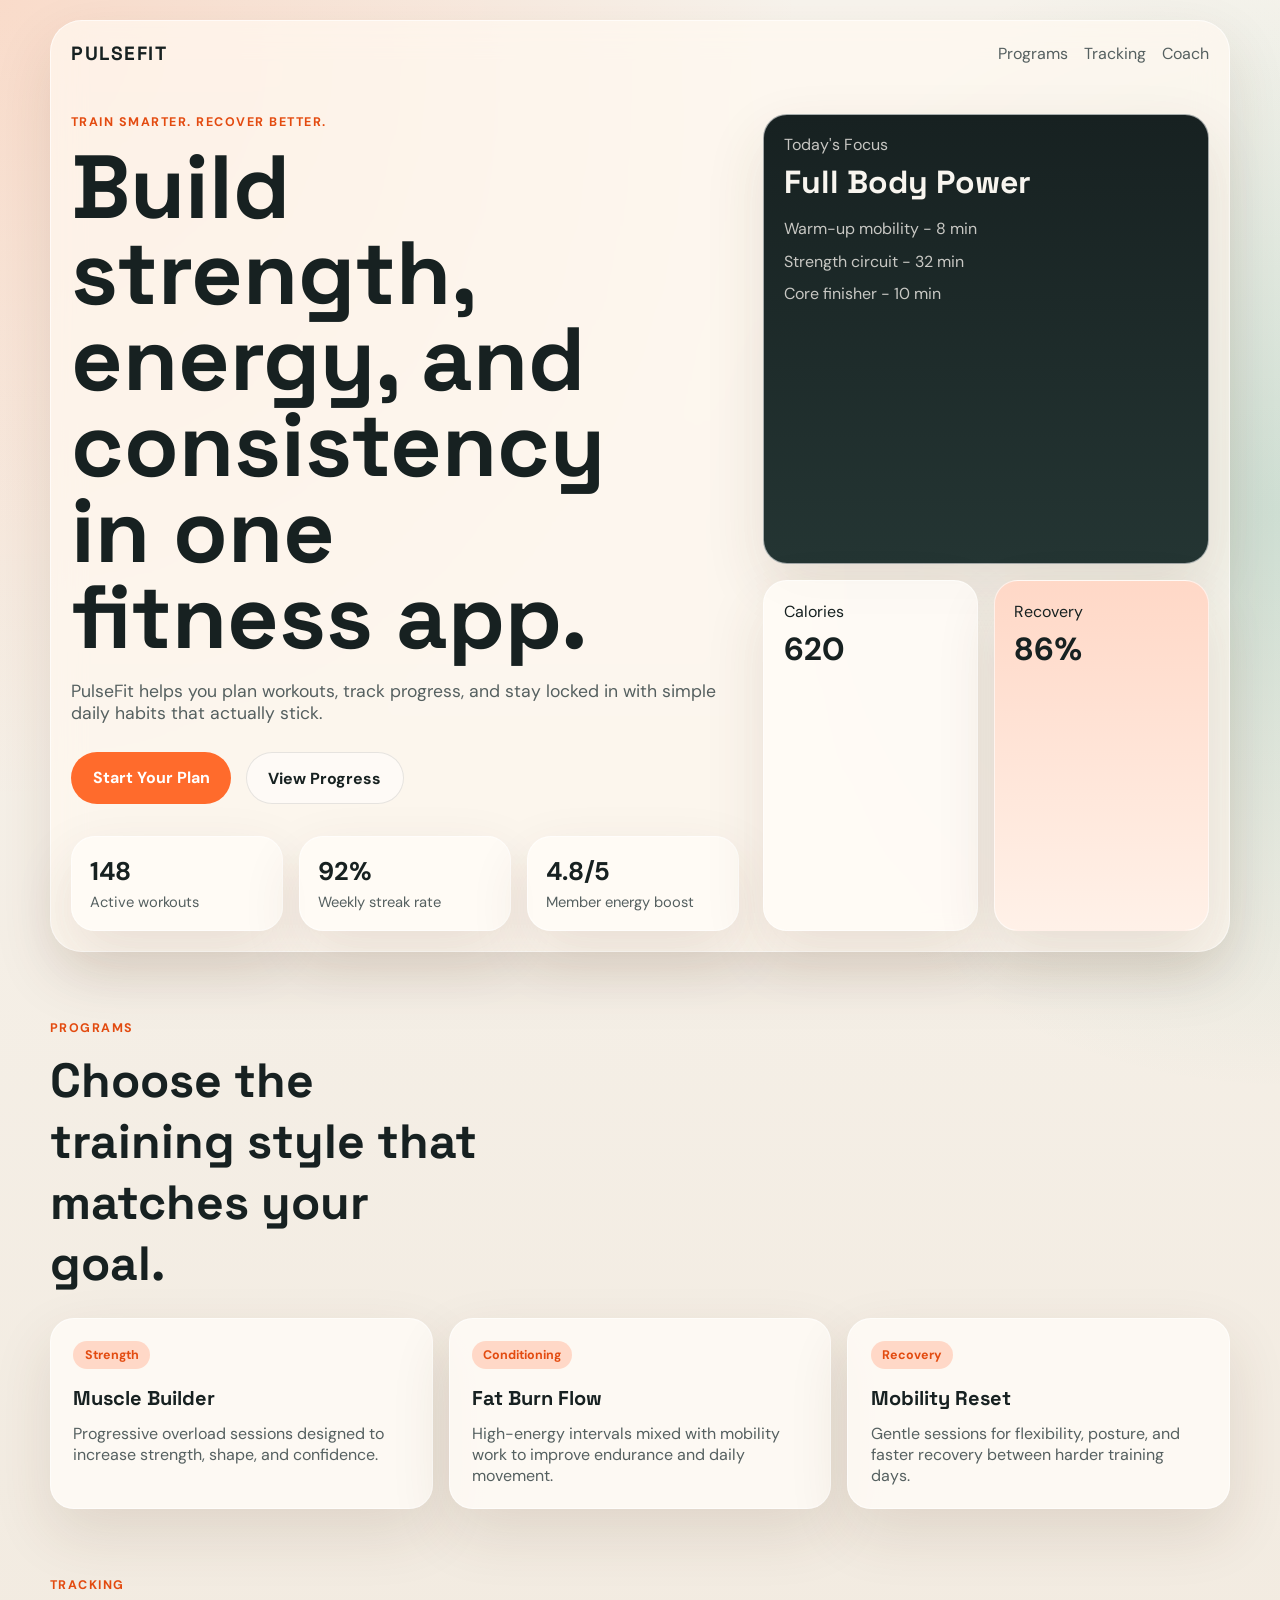
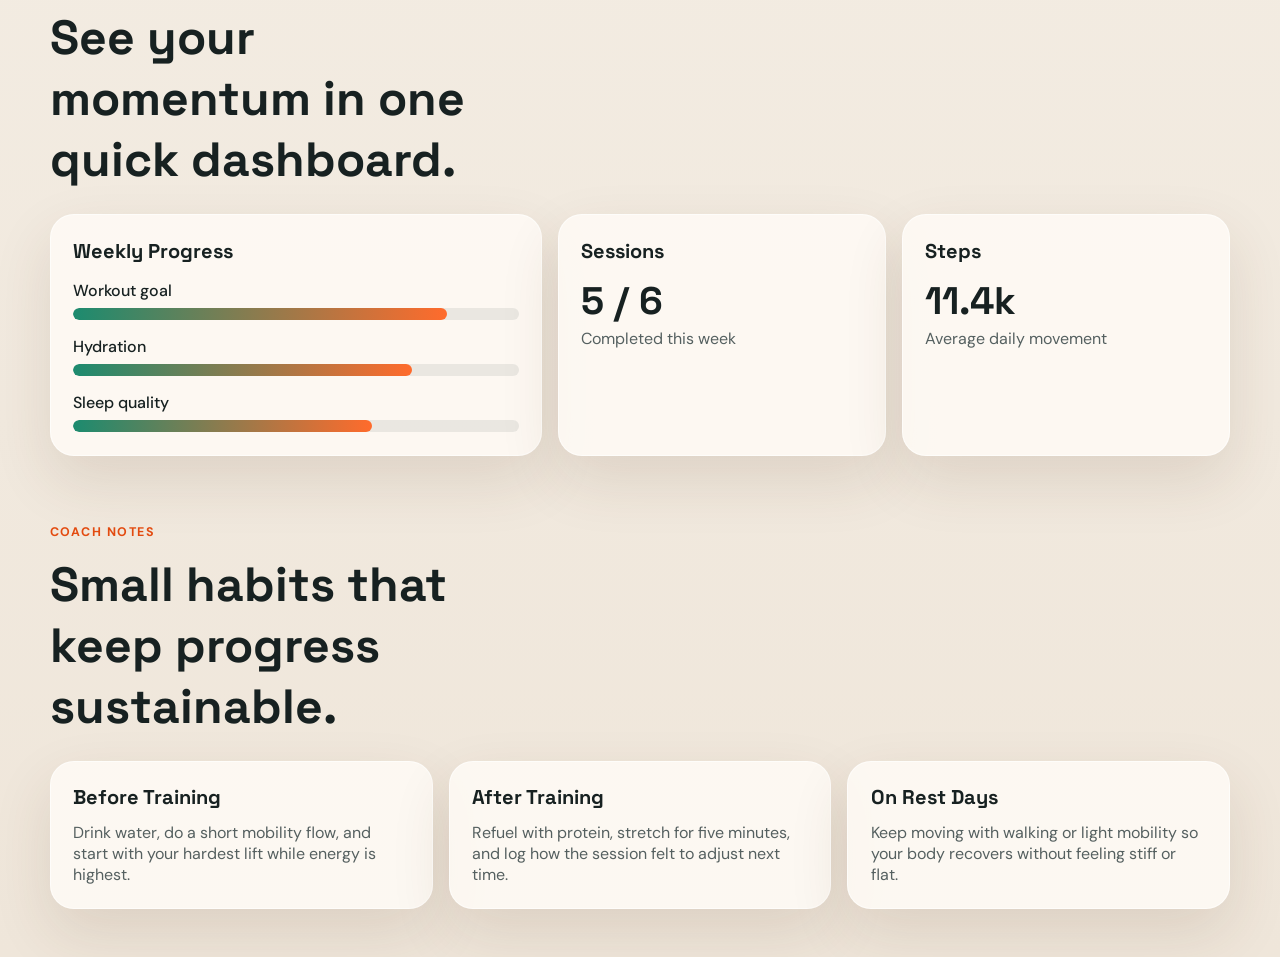
<file: index.html>
<!DOCTYPE html>
<html lang="en">
<head>
  <meta charset="UTF-8" />
  <meta name="viewport" content="width=device-width, initial-scale=1.0" />
  <title>PulseFit | Fitness Web App</title>
  <link rel="preconnect" href="https://fonts.googleapis.com" />
  <link rel="preconnect" href="https://fonts.gstatic.com" crossorigin />
  <link href="https://fonts.googleapis.com/css2?family=Space+Grotesk:wght@400;500;700&family=DM+Sans:wght@400;500;700&display=swap" rel="stylesheet" />
  <link rel="stylesheet" href="styles.css" />
</head>
<body>
  <div class="page-shell">
    <header class="hero">
      <nav class="topbar">
        <div class="brand">PulseFit</div>
        <div class="topbar-links">
          <a href="#programs">Programs</a>
          <a href="#tracking">Tracking</a>
          <a href="#coach">Coach</a>
        </div>
      </nav>

      <div class="hero-grid">
        <section class="hero-copy">
          <p class="eyebrow">Train smarter. Recover better.</p>
          <h1>Build strength, energy, and consistency in one fitness app.</h1>
          <p class="hero-text">
            PulseFit helps you plan workouts, track progress, and stay locked in with simple daily habits that actually stick.
          </p>

          <div class="hero-actions">
            <a class="primary-btn" href="#programs">Start Your Plan</a>
            <a class="secondary-btn" href="#tracking">View Progress</a>
          </div>

          <div class="hero-stats">
            <article>
              <strong>148</strong>
              <span>Active workouts</span>
            </article>
            <article>
              <strong>92%</strong>
              <span>Weekly streak rate</span>
            </article>
            <article>
              <strong>4.8/5</strong>
              <span>Member energy boost</span>
            </article>
          </div>
        </section>

        <aside class="hero-panel">
          <div class="panel-card main-card">
            <p>Today's Focus</p>
            <h2>Full Body Power</h2>
            <ul>
              <li>Warm-up mobility - 8 min</li>
              <li>Strength circuit - 32 min</li>
              <li>Core finisher - 10 min</li>
            </ul>
          </div>

          <div class="panel-row">
            <div class="panel-card mini-card">
              <p>Calories</p>
              <strong>620</strong>
            </div>
            <div class="panel-card mini-card accent-card">
              <p>Recovery</p>
              <strong>86%</strong>
            </div>
          </div>
        </aside>
      </div>
    </header>

    <main>
      <section class="section" id="programs">
        <div class="section-heading">
          <p class="eyebrow">Programs</p>
          <h2>Choose the training style that matches your goal.</h2>
        </div>

        <div class="program-grid">
          <article class="program-card">
            <span class="tag">Strength</span>
            <h3>Muscle Builder</h3>
            <p>Progressive overload sessions designed to increase strength, shape, and confidence.</p>
          </article>
          <article class="program-card">
            <span class="tag">Conditioning</span>
            <h3>Fat Burn Flow</h3>
            <p>High-energy intervals mixed with mobility work to improve endurance and daily movement.</p>
          </article>
          <article class="program-card">
            <span class="tag">Recovery</span>
            <h3>Mobility Reset</h3>
            <p>Gentle sessions for flexibility, posture, and faster recovery between harder training days.</p>
          </article>
        </div>
      </section>

      <section class="section tracking-section" id="tracking">
        <div class="section-heading">
          <p class="eyebrow">Tracking</p>
          <h2>See your momentum in one quick dashboard.</h2>
        </div>

        <div class="tracking-grid">
          <article class="tracking-card large">
            <h3>Weekly Progress</h3>
            <div class="bar-group">
              <div>
                <span>Workout goal</span>
                <div class="bar"><i style="width: 84%"></i></div>
              </div>
              <div>
                <span>Hydration</span>
                <div class="bar"><i style="width: 76%"></i></div>
              </div>
              <div>
                <span>Sleep quality</span>
                <div class="bar"><i style="width: 67%"></i></div>
              </div>
            </div>
          </article>

          <article class="tracking-card">
            <h3>Sessions</h3>
            <strong>5 / 6</strong>
            <p>Completed this week</p>
          </article>

          <article class="tracking-card">
            <h3>Steps</h3>
            <strong>11.4k</strong>
            <p>Average daily movement</p>
          </article>
        </div>
      </section>

      <section class="section coach-section" id="coach">
        <div class="section-heading">
          <p class="eyebrow">Coach Notes</p>
          <h2>Small habits that keep progress sustainable.</h2>
        </div>

        <div class="coach-grid">
          <article class="coach-card">
            <h3>Before Training</h3>
            <p>Drink water, do a short mobility flow, and start with your hardest lift while energy is highest.</p>
          </article>
          <article class="coach-card">
            <h3>After Training</h3>
            <p>Refuel with protein, stretch for five minutes, and log how the session felt to adjust next time.</p>
          </article>
          <article class="coach-card">
            <h3>On Rest Days</h3>
            <p>Keep moving with walking or light mobility so your body recovers without feeling stiff or flat.</p>
          </article>
        </div>
      </section>
    </main>
  </div>
</body>
</html>
</file>
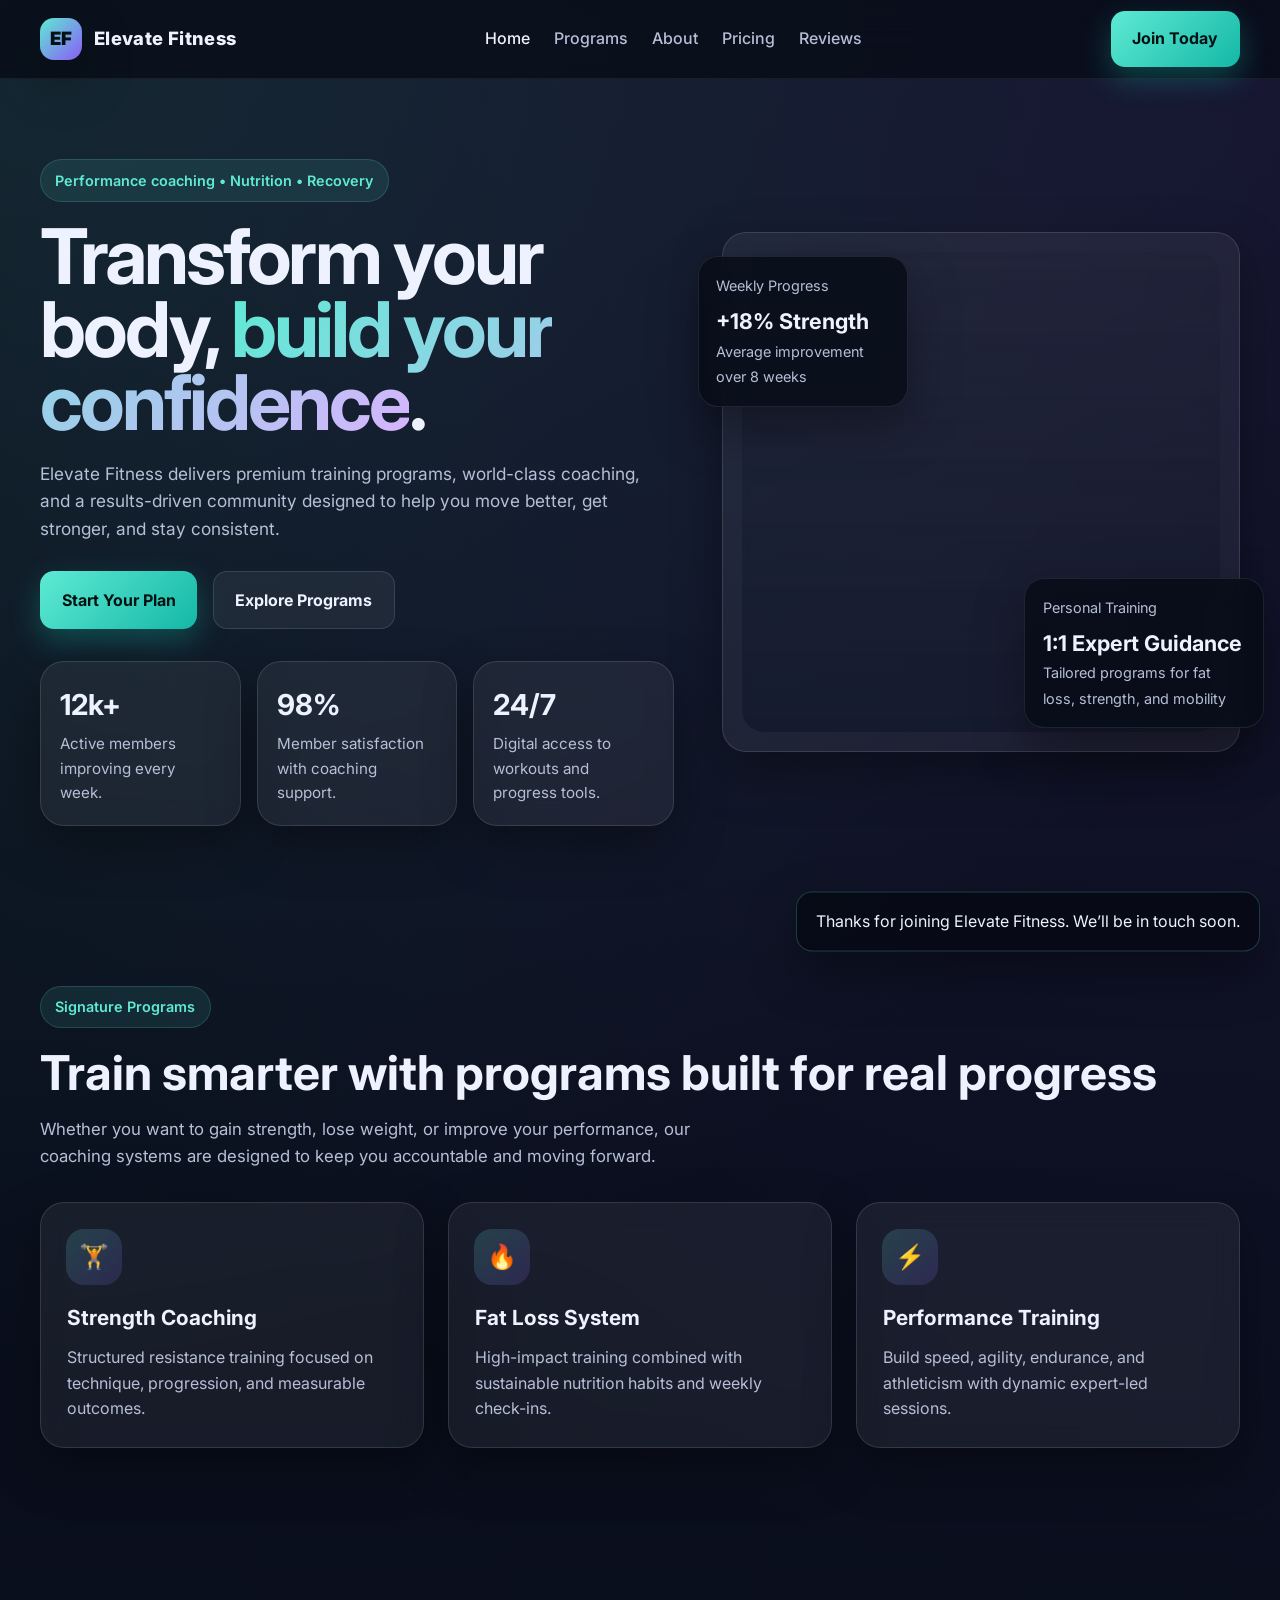
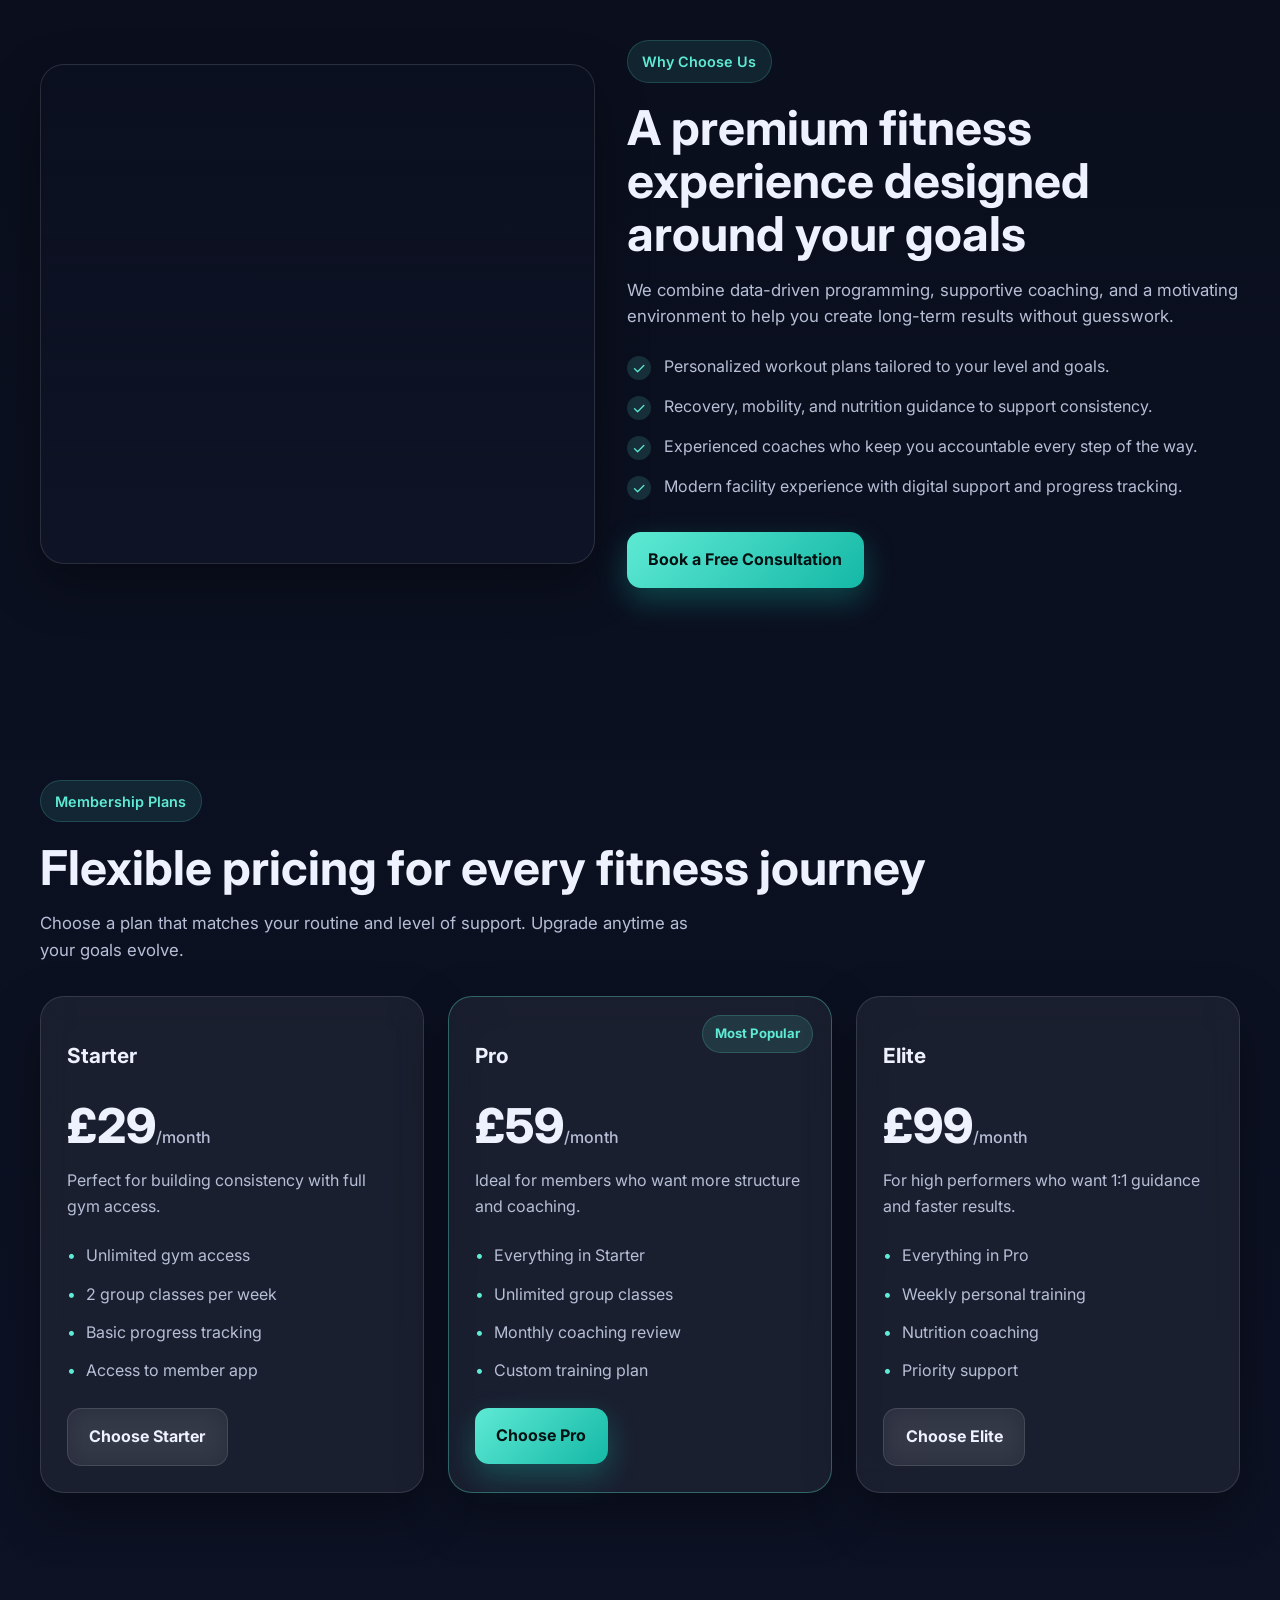
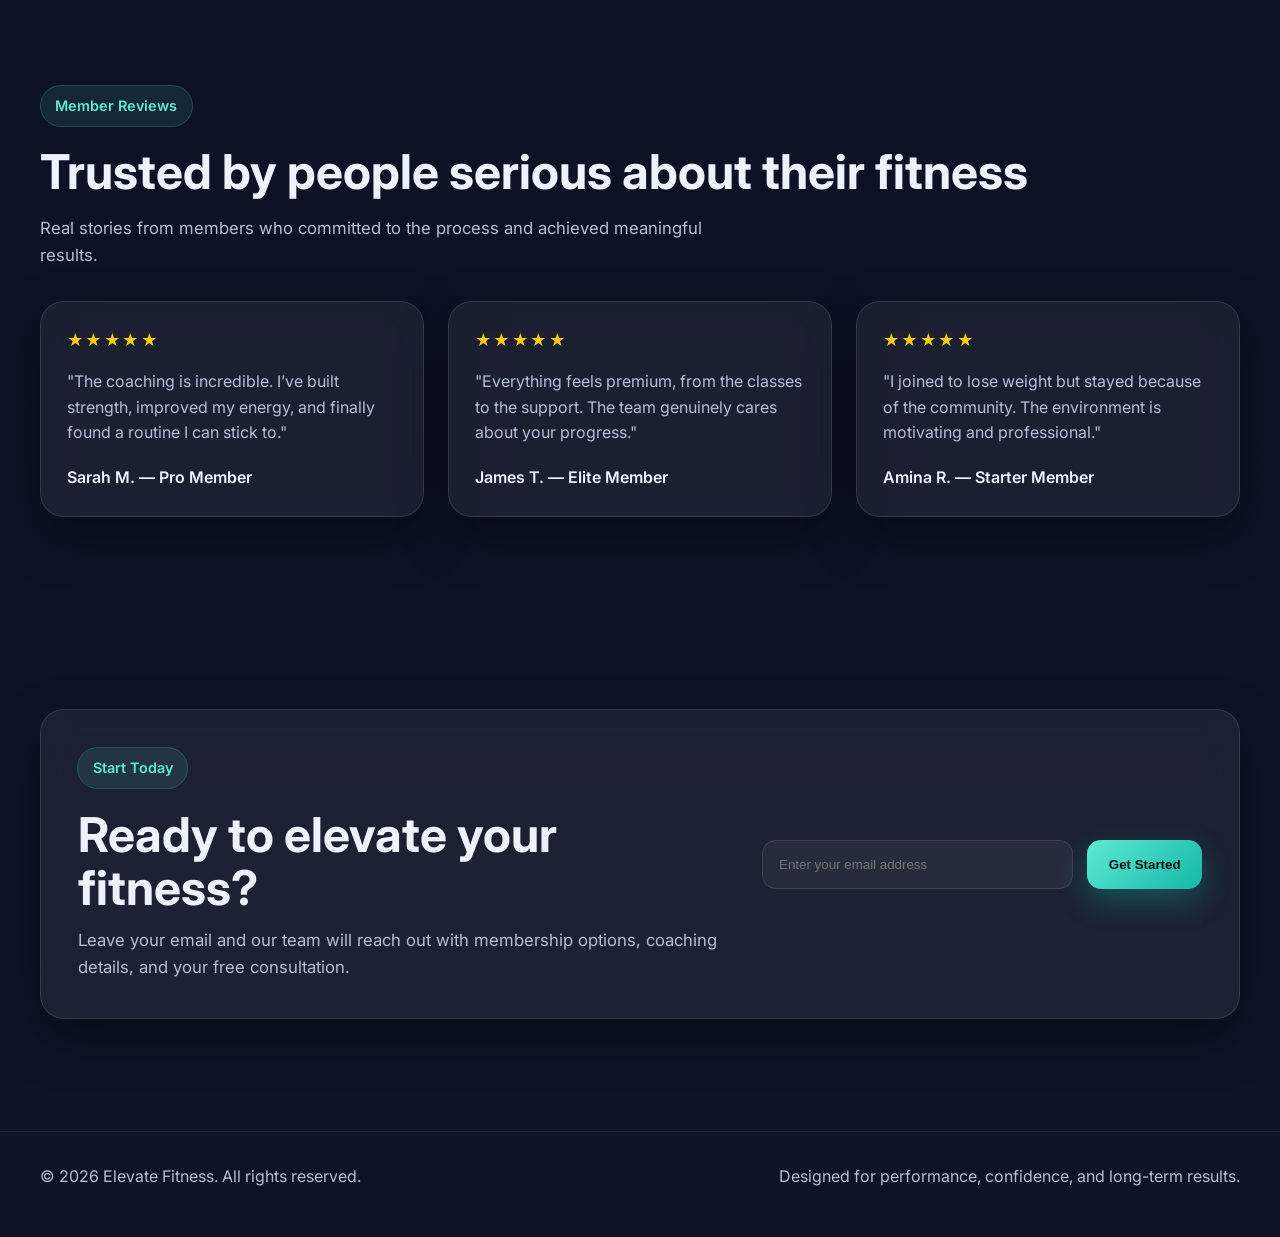
<file: fitnesswebsite.html>
<!DOCTYPE html>
<html lang="en">
<head>
  <meta charset="UTF-8" />
  <meta name="viewport" content="width=device-width, initial-scale=1.0" />
  <title>Elevate Fitness</title>
  <link rel="preconnect" href="https://fonts.googleapis.com">
  <link rel="preconnect" href="https://fonts.gstatic.com" crossorigin>
  <link href="https://fonts.googleapis.com/css2?family=Inter:wght@400;500;600;700;800&display=swap" rel="stylesheet">
  <style>
    :root {
      --bg: #0b1020;
      --bg-soft: #11172b;
      --card: rgba(255, 255, 255, 0.06);
      --card-border: rgba(255, 255, 255, 0.12);
      --text: #eef2ff;
      --muted: #b6bfd6;
      --primary: #5eead4;
      --primary-dark: #14b8a6;
      --accent: #8b5cf6;
      --danger: #fb7185;
      --shadow: 0 20px 50px rgba(0, 0, 0, 0.35);
      --radius: 24px;
      --max-width: 1200px;
    }

    * {
      box-sizing: border-box;
      margin: 0;
      padding: 0;
    }

    html {
      scroll-behavior: smooth;
    }

    body {
      font-family: 'Inter', sans-serif;
      background:
        radial-gradient(circle at top left, rgba(94, 234, 212, 0.12), transparent 30%),
        radial-gradient(circle at top right, rgba(139, 92, 246, 0.12), transparent 35%),
        linear-gradient(180deg, #070b16 0%, #0b1020 50%, #0e1428 100%);
      color: var(--text);
      line-height: 1.6;
      overflow-x: hidden;
    }

    a {
      color: inherit;
      text-decoration: none;
    }

    img {
      max-width: 100%;
      display: block;
    }

    .container {
      width: min(var(--max-width), calc(100% - 2rem));
      margin: 0 auto;
    }

    .section {
      padding: 6rem 0;
    }

    .section-title {
      font-size: clamp(2rem, 4vw, 3rem);
      line-height: 1.1;
      margin-bottom: 1rem;
    }

    .section-subtitle {
      color: var(--muted);
      max-width: 680px;
      font-size: 1.05rem;
    }

    .badge {
      display: inline-flex;
      align-items: center;
      gap: 0.5rem;
      padding: 0.55rem 0.9rem;
      border-radius: 999px;
      background: rgba(94, 234, 212, 0.1);
      border: 1px solid rgba(94, 234, 212, 0.18);
      color: var(--primary);
      font-size: 0.9rem;
      font-weight: 600;
      margin-bottom: 1.2rem;
    }

    .btn {
      display: inline-flex;
      align-items: center;
      justify-content: center;
      gap: 0.6rem;
      padding: 0.95rem 1.35rem;
      border-radius: 14px;
      border: none;
      cursor: pointer;
      font-weight: 700;
      transition: transform 0.25s ease, box-shadow 0.25s ease, background 0.25s ease;
    }

    .btn:hover {
      transform: translateY(-2px);
    }

    .btn-primary {
      background: linear-gradient(135deg, var(--primary), var(--primary-dark));
      color: #041112;
      box-shadow: 0 12px 30px rgba(20, 184, 166, 0.32);
    }

    .btn-secondary {
      background: rgba(255, 255, 255, 0.06);
      border: 1px solid rgba(255, 255, 255, 0.12);
      color: var(--text);
      backdrop-filter: blur(12px);
    }

    .header {
      position: sticky;
      top: 0;
      z-index: 1000;
      backdrop-filter: blur(18px);
      background: rgba(7, 11, 22, 0.75);
      border-bottom: 1px solid rgba(255, 255, 255, 0.06);
    }

    .nav {
      display: flex;
      align-items: center;
      justify-content: space-between;
      min-height: 78px;
      gap: 1rem;
    }

    .logo {
      display: flex;
      align-items: center;
      gap: 0.75rem;
      font-size: 1.15rem;
      font-weight: 800;
      letter-spacing: 0.02em;
    }

    .logo-mark {
      width: 42px;
      height: 42px;
      border-radius: 14px;
      display: grid;
      place-items: center;
      background: linear-gradient(135deg, var(--primary), var(--accent));
      color: #041112;
      font-weight: 900;
      box-shadow: var(--shadow);
    }

    .nav-links {
      display: flex;
      align-items: center;
      gap: 1.5rem;
      list-style: none;
    }

    .nav-links a {
      color: var(--muted);
      font-weight: 500;
      transition: color 0.25s ease;
    }

    .nav-links a:hover,
    .nav-links a.active {
      color: var(--text);
    }

    .menu-btn {
      display: none;
      background: transparent;
      border: none;
      color: var(--text);
      font-size: 1.6rem;
      cursor: pointer;
    }

    .hero {
      padding: 5rem 0 4rem;
    }

    .hero-grid {
      display: grid;
      grid-template-columns: 1.1fr 0.9fr;
      align-items: center;
      gap: 3rem;
    }

    .hero h1 {
      font-size: clamp(2.8rem, 6vw, 5.2rem);
      line-height: 0.95;
      letter-spacing: -0.04em;
      margin-bottom: 1.25rem;
    }

    .hero h1 span {
      background: linear-gradient(135deg, var(--primary), #d8b4fe);
      -webkit-background-clip: text;
      background-clip: text;
      color: transparent;
    }

    .hero p {
      max-width: 620px;
      color: var(--muted);
      font-size: 1.08rem;
      margin-bottom: 1.8rem;
    }

    .hero-actions {
      display: flex;
      flex-wrap: wrap;
      gap: 1rem;
      margin-bottom: 2rem;
    }

    .hero-stats {
      display: grid;
      grid-template-columns: repeat(3, minmax(0, 1fr));
      gap: 1rem;
      margin-top: 1rem;
    }

    .stat-card,
    .glass-card {
      background: var(--card);
      border: 1px solid var(--card-border);
      box-shadow: var(--shadow);
      border-radius: var(--radius);
      backdrop-filter: blur(14px);
    }

    .stat-card {
      padding: 1.2rem;
    }

    .stat-card h3 {
      font-size: 1.8rem;
      margin-bottom: 0.3rem;
    }

    .stat-card p {
      font-size: 0.95rem;
      color: var(--muted);
      margin: 0;
    }

    .hero-visual {
      position: relative;
    }

    .showcase {
      padding: 1.2rem;
    }

    .showcase-main {
      border-radius: 22px;
      overflow: hidden;
      min-height: 480px;
      background:
        linear-gradient(180deg, rgba(17, 23, 43, 0.15), rgba(17, 23, 43, 0.65)),
        url('https://images.unsplash.com/photo-1517836357463-d25dfeac3438?auto=format&fit=crop&w=1200&q=80') center/cover;
      position: relative;
    }

    .floating-card {
      position: absolute;
      padding: 1rem 1.1rem;
      border-radius: 20px;
      background: rgba(7, 11, 22, 0.82);
      border: 1px solid rgba(255, 255, 255, 0.09);
      backdrop-filter: blur(12px);
      box-shadow: var(--shadow);
    }

    .floating-top {
      top: 24px;
      left: -24px;
      width: 210px;
    }

    .floating-bottom {
      right: -24px;
      bottom: 24px;
      width: 240px;
    }

    .floating-card .small {
      color: var(--muted);
      font-size: 0.9rem;
    }

    .floating-card strong {
      display: block;
      font-size: 1.35rem;
      margin-top: 0.35rem;
    }

    .grid-3 {
      display: grid;
      grid-template-columns: repeat(3, minmax(0, 1fr));
      gap: 1.5rem;
    }

    .program-card,
    .testimonial,
    .pricing-card,
    .feature-card {
      padding: 1.6rem;
      height: 100%;
    }

    .program-card h3,
    .feature-card h3,
    .pricing-card h3 {
      margin: 1rem 0 0.7rem;
      font-size: 1.3rem;
    }

    .program-card p,
    .feature-card p,
    .pricing-card p,
    .testimonial p {
      color: var(--muted);
    }

    .icon-box {
      width: 56px;
      height: 56px;
      display: grid;
      place-items: center;
      border-radius: 18px;
      background: linear-gradient(135deg, rgba(94, 234, 212, 0.18), rgba(139, 92, 246, 0.18));
      font-size: 1.5rem;
    }

    .about-grid {
      display: grid;
      grid-template-columns: 0.95fr 1.05fr;
      gap: 2rem;
      align-items: center;
    }

    .about-image {
      min-height: 500px;
      border-radius: var(--radius);
      overflow: hidden;
      background:
        linear-gradient(180deg, rgba(17, 23, 43, 0.12), rgba(17, 23, 43, 0.55)),
        url('https://images.unsplash.com/photo-1571019613454-1cb2f99b2d8b?auto=format&fit=crop&w=1200&q=80') center/cover;
      box-shadow: var(--shadow);
      border: 1px solid var(--card-border);
    }

    .check-list {
      list-style: none;
      display: grid;
      gap: 0.9rem;
      margin: 1.5rem 0 2rem;
    }

    .check-list li {
      display: flex;
      gap: 0.8rem;
      align-items: flex-start;
      color: var(--muted);
    }

    .check {
      width: 24px;
      height: 24px;
      border-radius: 50%;
      display: inline-grid;
      place-items: center;
      background: rgba(94, 234, 212, 0.15);
      color: var(--primary);
      flex-shrink: 0;
      margin-top: 0.1rem;
    }

    .pricing-grid {
      display: grid;
      grid-template-columns: repeat(3, minmax(0, 1fr));
      gap: 1.5rem;
      margin-top: 2rem;
    }

    .pricing-card {
      position: relative;
    }

    .pricing-card.featured {
      border: 1px solid rgba(94, 234, 212, 0.35);
      transform: translateY(-8px);
    }

    .plan-tag {
      position: absolute;
      top: 18px;
      right: 18px;
      padding: 0.45rem 0.75rem;
      border-radius: 999px;
      font-size: 0.82rem;
      background: rgba(94, 234, 212, 0.12);
      color: var(--primary);
      border: 1px solid rgba(94, 234, 212, 0.2);
      font-weight: 700;
    }

    .price {
      font-size: 3rem;
      font-weight: 800;
      margin: 1rem 0 0.2rem;
    }

    .price span {
      font-size: 1rem;
      color: var(--muted);
      font-weight: 500;
    }

    .pricing-features {
      list-style: none;
      margin: 1.5rem 0;
      display: grid;
      gap: 0.8rem;
      color: var(--muted);
    }

    .pricing-features li::before {
      content: '•';
      color: var(--primary);
      margin-right: 0.65rem;
    }

    .testimonials-grid {
      display: grid;
      grid-template-columns: repeat(3, minmax(0, 1fr));
      gap: 1.5rem;
      margin-top: 2rem;
    }

    .stars {
      color: #facc15;
      letter-spacing: 0.1em;
      margin-bottom: 1rem;
      font-size: 1rem;
    }

    .testimonial footer {
      margin-top: 1.2rem;
      color: var(--text);
      font-weight: 600;
    }

    .cta {
      padding-bottom: 7rem;
    }

    .cta-card {
      padding: 2.3rem;
      display: grid;
      grid-template-columns: 1.2fr 0.8fr;
      gap: 1.5rem;
      align-items: center;
    }

    .cta-form {
      display: flex;
      gap: 0.9rem;
      flex-wrap: wrap;
      justify-content: flex-end;
    }

    .cta-form input {
      flex: 1 1 240px;
      min-width: 0;
      padding: 1rem 1rem;
      border-radius: 14px;
      border: 1px solid rgba(255, 255, 255, 0.1);
      background: rgba(255, 255, 255, 0.05);
      color: var(--text);
      outline: none;
    }

    .footer {
      padding: 2rem 0 3rem;
      border-top: 1px solid rgba(255, 255, 255, 0.07);
    }

    .footer-content {
      display: flex;
      justify-content: space-between;
      gap: 1rem;
      flex-wrap: wrap;
      color: var(--muted);
    }

    .reveal {
      opacity: 0;
      transform: translateY(28px);
      transition: opacity 0.7s ease, transform 0.7s ease;
    }

    .reveal.visible {
      opacity: 1;
      transform: translateY(0);
    }

    .toast {
      position: fixed;
      right: 20px;
      bottom: 20px;
      padding: 1rem 1.2rem;
      border-radius: 16px;
      background: rgba(7, 11, 22, 0.9);
      border: 1px solid rgba(94, 234, 212, 0.22);
      color: var(--text);
      box-shadow: var(--shadow);
      transform: translateY(120%);
      transition: transform 0.35s ease;
      z-index: 1100;
    }

    .toast.show {
      transform: translateY(0);
    }

    @media (max-width: 980px) {
      .hero-grid,
      .about-grid,
      .cta-card,
      .grid-3,
      .pricing-grid,
      .testimonials-grid {
        grid-template-columns: 1fr;
      }

      .hero-stats {
        grid-template-columns: 1fr;
      }

      .floating-top,
      .floating-bottom {
        position: static;
        width: auto;
        margin-top: 1rem;
      }

      .cta-form {
        justify-content: flex-start;
      }
    }

    @media (max-width: 760px) {
      .menu-btn {
        display: block;
      }

      .nav-links {
        position: absolute;
        top: 78px;
        left: 0;
        right: 0;
        padding: 1rem;
        background: rgba(7, 11, 22, 0.96);
        border-bottom: 1px solid rgba(255, 255, 255, 0.06);
        flex-direction: column;
        align-items: flex-start;
        transform: scaleY(0);
        transform-origin: top;
        opacity: 0;
        pointer-events: none;
        transition: 0.25s ease;
      }

      .nav-links.open {
        transform: scaleY(1);
        opacity: 1;
        pointer-events: auto;
      }

      .nav-cta {
        display: none;
      }

      .hero {
        padding-top: 3rem;
      }

      .section {
        padding: 4.5rem 0;
      }
    }
  </style>
</head>
<body>
  <header class="header">
    <div class="container nav">
      <a href="#home" class="logo">
        <span class="logo-mark">EF</span>
        <span>Elevate Fitness</span>
      </a>

      <button class="menu-btn" id="menuBtn" aria-label="Toggle menu">☰</button>

      <ul class="nav-links" id="navLinks">
        <li><a href="#home" class="active">Home</a></li>
        <li><a href="#programs">Programs</a></li>
        <li><a href="#about">About</a></li>
        <li><a href="#pricing">Pricing</a></li>
        <li><a href="#testimonials">Reviews</a></li>
      </ul>

      <a href="#join" class="btn btn-primary nav-cta">Join Today</a>
    </div>
  </header>

  <main>
    <section class="hero" id="home">
      <div class="container hero-grid">
        <div class="hero-copy reveal">
          <div class="badge">Performance coaching • Nutrition • Recovery</div>
          <h1>Transform your body, <span>build your confidence</span>.</h1>
          <p>
            Elevate Fitness delivers premium training programs, world-class coaching,
            and a results-driven community designed to help you move better, get stronger,
            and stay consistent.
          </p>
          <div class="hero-actions">
            <a href="#pricing" class="btn btn-primary">Start Your Plan</a>
            <a href="#programs" class="btn btn-secondary">Explore Programs</a>
          </div>

          <div class="hero-stats">
            <div class="stat-card glass-card">
              <h3>12k+</h3>
              <p>Active members improving every week.</p>
            </div>
            <div class="stat-card glass-card">
              <h3>98%</h3>
              <p>Member satisfaction with coaching support.</p>
            </div>
            <div class="stat-card glass-card">
              <h3>24/7</h3>
              <p>Digital access to workouts and progress tools.</p>
            </div>
          </div>
        </div>

        <div class="hero-visual reveal">
          <div class="showcase glass-card">
            <div class="showcase-main"></div>
          </div>
          <div class="floating-card floating-top">
            <span class="small">Weekly Progress</span>
            <strong>+18% Strength</strong>
            <span class="small">Average improvement over 8 weeks</span>
          </div>
          <div class="floating-card floating-bottom">
            <span class="small">Personal Training</span>
            <strong>1:1 Expert Guidance</strong>
            <span class="small">Tailored programs for fat loss, strength, and mobility</span>
          </div>
        </div>
      </div>
    </section>

    <section class="section" id="programs">
      <div class="container">
        <div class="reveal">
          <div class="badge">Signature Programs</div>
          <h2 class="section-title">Train smarter with programs built for real progress</h2>
          <p class="section-subtitle">
            Whether you want to gain strength, lose weight, or improve your performance,
            our coaching systems are designed to keep you accountable and moving forward.
          </p>
        </div>

        <div class="grid-3" style="margin-top: 2rem;">
          <article class="program-card glass-card reveal">
            <div class="icon-box">🏋️</div>
            <h3>Strength Coaching</h3>
            <p>Structured resistance training focused on technique, progression, and measurable outcomes.</p>
          </article>

          <article class="program-card glass-card reveal">
            <div class="icon-box">🔥</div>
            <h3>Fat Loss System</h3>
            <p>High-impact training combined with sustainable nutrition habits and weekly check-ins.</p>
          </article>

          <article class="program-card glass-card reveal">
            <div class="icon-box">⚡</div>
            <h3>Performance Training</h3>
            <p>Build speed, agility, endurance, and athleticism with dynamic expert-led sessions.</p>
          </article>
        </div>
      </div>
    </section>

    <section class="section" id="about">
      <div class="container about-grid">
        <div class="about-image reveal"></div>

        <div class="reveal">
          <div class="badge">Why Choose Us</div>
          <h2 class="section-title">A premium fitness experience designed around your goals</h2>
          <p class="section-subtitle">
            We combine data-driven programming, supportive coaching, and a motivating environment
            to help you create long-term results without guesswork.
          </p>

          <ul class="check-list">
            <li><span class="check">✓</span><span>Personalized workout plans tailored to your level and goals.</span></li>
            <li><span class="check">✓</span><span>Recovery, mobility, and nutrition guidance to support consistency.</span></li>
            <li><span class="check">✓</span><span>Experienced coaches who keep you accountable every step of the way.</span></li>
            <li><span class="check">✓</span><span>Modern facility experience with digital support and progress tracking.</span></li>
          </ul>

          <a href="#join" class="btn btn-primary">Book a Free Consultation</a>
        </div>
      </div>
    </section>

    <section class="section" id="pricing">
      <div class="container">
        <div class="reveal">
          <div class="badge">Membership Plans</div>
          <h2 class="section-title">Flexible pricing for every fitness journey</h2>
          <p class="section-subtitle">
            Choose a plan that matches your routine and level of support. Upgrade anytime as your goals evolve.
          </p>
        </div>

        <div class="pricing-grid">
          <article class="pricing-card glass-card reveal">
            <h3>Starter</h3>
            <div class="price">£29<span>/month</span></div>
            <p>Perfect for building consistency with full gym access.</p>
            <ul class="pricing-features">
              <li>Unlimited gym access</li>
              <li>2 group classes per week</li>
              <li>Basic progress tracking</li>
              <li>Access to member app</li>
            </ul>
            <a href="#join" class="btn btn-secondary">Choose Starter</a>
          </article>

          <article class="pricing-card glass-card featured reveal">
            <span class="plan-tag">Most Popular</span>
            <h3>Pro</h3>
            <div class="price">£59<span>/month</span></div>
            <p>Ideal for members who want more structure and coaching.</p>
            <ul class="pricing-features">
              <li>Everything in Starter</li>
              <li>Unlimited group classes</li>
              <li>Monthly coaching review</li>
              <li>Custom training plan</li>
            </ul>
            <a href="#join" class="btn btn-primary">Choose Pro</a>
          </article>

          <article class="pricing-card glass-card reveal">
            <h3>Elite</h3>
            <div class="price">£99<span>/month</span></div>
            <p>For high performers who want 1:1 guidance and faster results.</p>
            <ul class="pricing-features">
              <li>Everything in Pro</li>
              <li>Weekly personal training</li>
              <li>Nutrition coaching</li>
              <li>Priority support</li>
            </ul>
            <a href="#join" class="btn btn-secondary">Choose Elite</a>
          </article>
        </div>
      </div>
    </section>

    <section class="section" id="testimonials">
      <div class="container">
        <div class="reveal">
          <div class="badge">Member Reviews</div>
          <h2 class="section-title">Trusted by people serious about their fitness</h2>
          <p class="section-subtitle">
            Real stories from members who committed to the process and achieved meaningful results.
          </p>
        </div>

        <div class="testimonials-grid">
          <article class="testimonial glass-card reveal">
            <div class="stars">★★★★★</div>
            <p>"The coaching is incredible. I’ve built strength, improved my energy, and finally found a routine I can stick to."</p>
            <footer>Sarah M. — Pro Member</footer>
          </article>

          <article class="testimonial glass-card reveal">
            <div class="stars">★★★★★</div>
            <p>"Everything feels premium, from the classes to the support. The team genuinely cares about your progress."</p>
            <footer>James T. — Elite Member</footer>
          </article>

          <article class="testimonial glass-card reveal">
            <div class="stars">★★★★★</div>
            <p>"I joined to lose weight but stayed because of the community. The environment is motivating and professional."</p>
            <footer>Amina R. — Starter Member</footer>
          </article>
        </div>
      </div>
    </section>

    <section class="section cta" id="join">
      <div class="container">
        <div class="cta-card glass-card reveal">
          <div>
            <div class="badge">Start Today</div>
            <h2 class="section-title" style="margin-bottom: 0.8rem;">Ready to elevate your fitness?</h2>
            <p class="section-subtitle">Leave your email and our team will reach out with membership options, coaching details, and your free consultation.</p>
          </div>

          <form class="cta-form" id="signupForm">
            <input type="email" id="email" placeholder="Enter your email address" required />
            <button type="submit" class="btn btn-primary">Get Started</button>
          </form>
        </div>
      </div>
    </section>
  </main>

  <footer class="footer">
    <div class="container footer-content">
      <p>© 2026 Elevate Fitness. All rights reserved.</p>
      <p>Designed for performance, confidence, and long-term results.</p>
    </div>
  </footer>

  <div class="toast" id="toast">Thanks for joining Elevate Fitness. We’ll be in touch soon.</div>

  <script>
    const menuBtn = document.getElementById('menuBtn');
    const navLinks = document.getElementById('navLinks');
    const navAnchors = document.querySelectorAll('.nav-links a');
    const revealItems = document.querySelectorAll('.reveal');
    const signupForm = document.getElementById('signupForm');
    const toast = document.getElementById('toast');

    menuBtn.addEventListener('click', () => {
      navLinks.classList.toggle('open');
    });

    navAnchors.forEach(link => {
      link.addEventListener('click', () => {
        navLinks.classList.remove('open');
      });
    });

    const observer = new IntersectionObserver((entries) => {
      entries.forEach(entry => {
        if (entry.isIntersecting) {
          entry.target.classList.add('visible');
        }
      });
    }, { threshold: 0.15 });

    revealItems.forEach(item => observer.observe(item));

    const sections = document.querySelectorAll('main section[id]');
    const setActiveLink = () => {
      let currentId = 'home';
      sections.forEach(section => {
        const top = window.scrollY;
        const offset = section.offsetTop - 120;
        const height = section.offsetHeight;
        if (top >= offset && top < offset + height) {
          currentId = section.id;
        }
      });

      navAnchors.forEach(link => {
        link.classList.toggle('active', link.getAttribute('href') === `#${currentId}`);
      });
    };

    window.addEventListener('scroll', setActiveLink);
    setActiveLink();

    signupForm.addEventListener('submit', (e) => {
      e.preventDefault();
      const email = document.getElementById('email');
      if (!email.value.trim()) return;

      toast.classList.add('show');
      signupForm.reset();

      setTimeout(() => {
        toast.classList.remove('show');
      }, 3200);
    });
  </script>
</body>
</html>
</file>
<file: styles.css>
* {
  box-sizing: border-box;
  margin: 0;
  padding: 0;
}

:root {
  --bg: #f4efe6;
  --surface: rgba(255, 252, 247, 0.82);
  --surface-strong: #fffaf2;
  --text: #172121;
  --muted: #556060;
  --line: rgba(23, 33, 33, 0.1);
  --accent: #ff6b2c;
  --accent-deep: #e34b10;
  --accent-soft: #ffd8c7;
  --green: #1c8b6f;
  --shadow: 0 24px 60px rgba(80, 52, 24, 0.12);
}

body {
  font-family: "DM Sans", sans-serif;
  color: var(--text);
  background:
    radial-gradient(circle at top left, rgba(255, 107, 44, 0.18), transparent 28%),
    radial-gradient(circle at right 20%, rgba(28, 139, 111, 0.18), transparent 24%),
    linear-gradient(180deg, #f8f4ed 0%, #efe6da 100%);
  min-height: 100vh;
}

a {
  color: inherit;
  text-decoration: none;
}

.page-shell {
  width: min(1180px, calc(100% - 2rem));
  margin: 0 auto;
  padding: 1.25rem 0 3rem;
}

.hero {
  background: rgba(255, 248, 240, 0.72);
  border: 1px solid rgba(255, 255, 255, 0.65);
  border-radius: 32px;
  padding: 1.25rem;
  box-shadow: var(--shadow);
  backdrop-filter: blur(16px);
}

.topbar {
  display: flex;
  align-items: center;
  justify-content: space-between;
  gap: 1rem;
  margin-bottom: 3rem;
}

.brand,
h1,
h2,
h3 {
  font-family: "Space Grotesk", sans-serif;
}

.brand {
  font-size: 1.2rem;
  font-weight: 700;
  letter-spacing: 0.08em;
  text-transform: uppercase;
}

.topbar-links {
  display: flex;
  flex-wrap: wrap;
  gap: 1rem;
  color: var(--muted);
}

.hero-grid {
  display: grid;
  grid-template-columns: 1.2fr 0.8fr;
  gap: 1.5rem;
}

.hero-copy,
.hero-panel,
.program-card,
.tracking-card,
.coach-card {
  animation: float-up 0.7s ease both;
}

.eyebrow {
  color: var(--accent-deep);
  text-transform: uppercase;
  letter-spacing: 0.12em;
  font-size: 0.78rem;
  font-weight: 700;
  margin-bottom: 0.9rem;
}

h1 {
  font-size: clamp(2.8rem, 7vw, 5.6rem);
  line-height: 0.96;
  max-width: 10ch;
}

.hero-text {
  color: var(--muted);
  font-size: 1.1rem;
  max-width: 58ch;
  margin: 1.2rem 0 1.8rem;
}

.hero-actions {
  display: flex;
  flex-wrap: wrap;
  gap: 0.9rem;
}

.primary-btn,
.secondary-btn {
  padding: 0.9rem 1.35rem;
  border-radius: 999px;
  font-weight: 700;
  transition: transform 0.2s ease, background-color 0.2s ease;
}

.primary-btn {
  background: var(--accent);
  color: #fff;
}

.secondary-btn {
  border: 1px solid var(--line);
  background: rgba(255, 255, 255, 0.45);
}

.primary-btn:hover,
.secondary-btn:hover {
  transform: translateY(-2px);
}

.hero-stats {
  display: grid;
  grid-template-columns: repeat(3, minmax(0, 1fr));
  gap: 1rem;
  margin-top: 2rem;
}

.hero-stats article,
.panel-card,
.program-card,
.tracking-card,
.coach-card {
  background: var(--surface);
  border: 1px solid rgba(255, 255, 255, 0.6);
  border-radius: 24px;
  box-shadow: var(--shadow);
}

.hero-stats article {
  padding: 1.1rem;
}

.hero-stats strong {
  display: block;
  font-size: 1.6rem;
  margin-bottom: 0.2rem;
}

.hero-stats span {
  color: var(--muted);
  font-size: 0.92rem;
}

.hero-panel {
  display: grid;
  gap: 1rem;
}

.panel-card {
  padding: 1.2rem;
}

.main-card {
  background: linear-gradient(180deg, #172121 0%, #243533 100%);
  color: #f8f5ef;
}

.main-card p,
.main-card li {
  color: rgba(248, 245, 239, 0.78);
}

.main-card h2 {
  font-size: 2rem;
  margin: 0.45rem 0 1rem;
}

.main-card ul {
  list-style: none;
  display: grid;
  gap: 0.7rem;
}

.panel-row {
  display: grid;
  grid-template-columns: repeat(2, minmax(0, 1fr));
  gap: 1rem;
}

.mini-card strong {
  font-size: 2rem;
  display: block;
  margin-top: 0.4rem;
}

.accent-card {
  background: linear-gradient(180deg, var(--accent-soft) 0%, #fff1e8 100%);
}

.section {
  padding: 4.25rem 0 0;
}

.section-heading {
  margin-bottom: 1.5rem;
}

.section-heading h2 {
  font-size: clamp(1.9rem, 4vw, 3rem);
  max-width: 14ch;
}

.program-grid,
.coach-grid {
  display: grid;
  grid-template-columns: repeat(3, minmax(0, 1fr));
  gap: 1rem;
}

.program-card,
.coach-card {
  padding: 1.4rem;
}

.program-card h3,
.coach-card h3,
.tracking-card h3 {
  font-size: 1.25rem;
  margin-bottom: 0.75rem;
}

.program-card p,
.coach-card p,
.tracking-card p {
  color: var(--muted);
}

.tag {
  display: inline-block;
  padding: 0.35rem 0.7rem;
  border-radius: 999px;
  background: var(--accent-soft);
  color: var(--accent-deep);
  font-size: 0.78rem;
  font-weight: 700;
  margin-bottom: 1rem;
}

.tracking-grid {
  display: grid;
  grid-template-columns: 1.2fr 0.8fr 0.8fr;
  gap: 1rem;
}

.tracking-card {
  padding: 1.4rem;
}

.tracking-card strong {
  display: block;
  font-family: "Space Grotesk", sans-serif;
  font-size: 2.4rem;
  margin: 0.7rem 0 0.2rem;
}

.bar-group {
  display: grid;
  gap: 1rem;
  margin-top: 1rem;
}

.bar-group span {
  display: block;
  margin-bottom: 0.45rem;
  font-weight: 500;
}

.bar {
  background: rgba(23, 33, 33, 0.08);
  border-radius: 999px;
  overflow: hidden;
  height: 12px;
}

.bar i {
  display: block;
  height: 100%;
  border-radius: inherit;
  background: linear-gradient(90deg, var(--green) 0%, var(--accent) 100%);
}

@keyframes float-up {
  from {
    opacity: 0;
    transform: translateY(24px);
  }
  to {
    opacity: 1;
    transform: translateY(0);
  }
}

@media (max-width: 920px) {
  .hero-grid,
  .tracking-grid,
  .program-grid,
  .coach-grid {
    grid-template-columns: 1fr;
  }

  .hero-stats {
    grid-template-columns: 1fr;
  }

  h1 {
    max-width: none;
  }
}

@media (max-width: 640px) {
  .page-shell {
    width: min(100% - 1rem, 100%);
    padding-top: 0.5rem;
  }

  .hero {
    border-radius: 24px;
    padding: 1rem;
  }

  .topbar {
    flex-direction: column;
    align-items: flex-start;
    margin-bottom: 2rem;
  }

  .panel-row {
    grid-template-columns: 1fr;
  }
}
</file>
